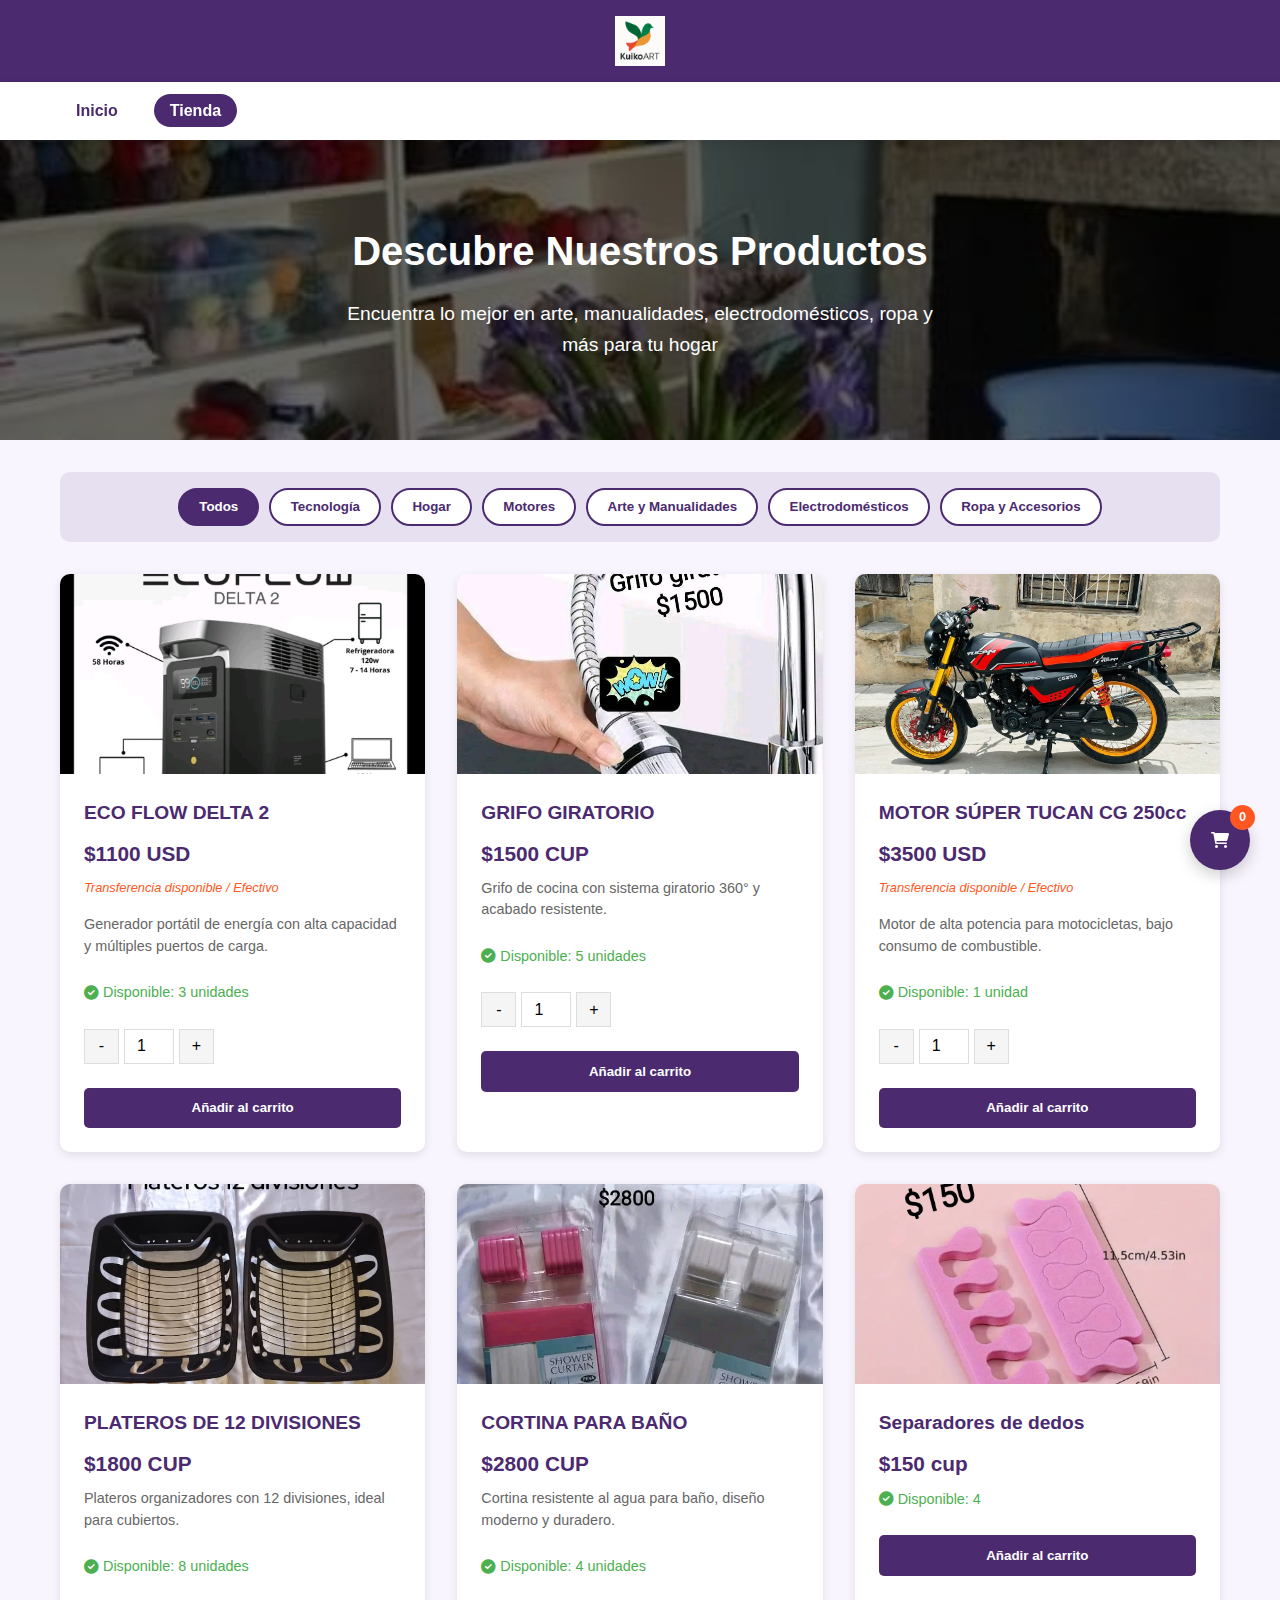
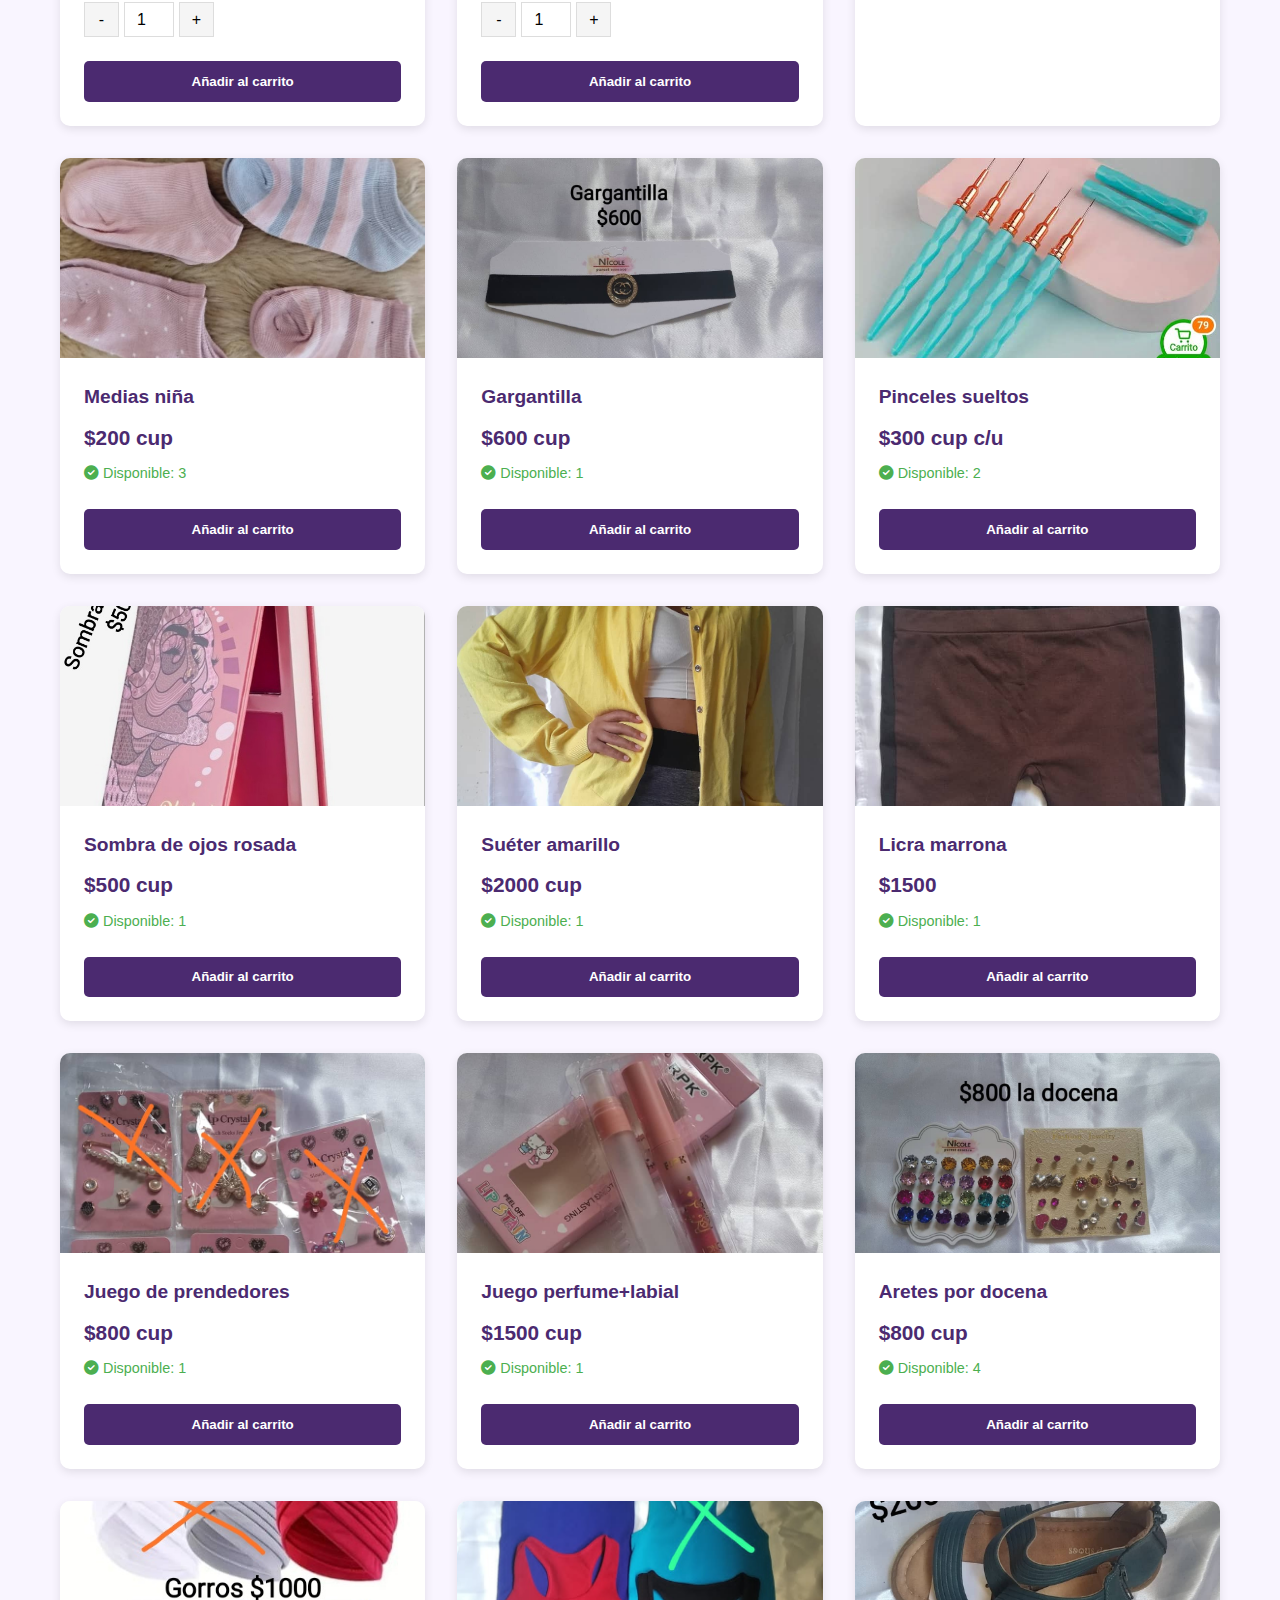
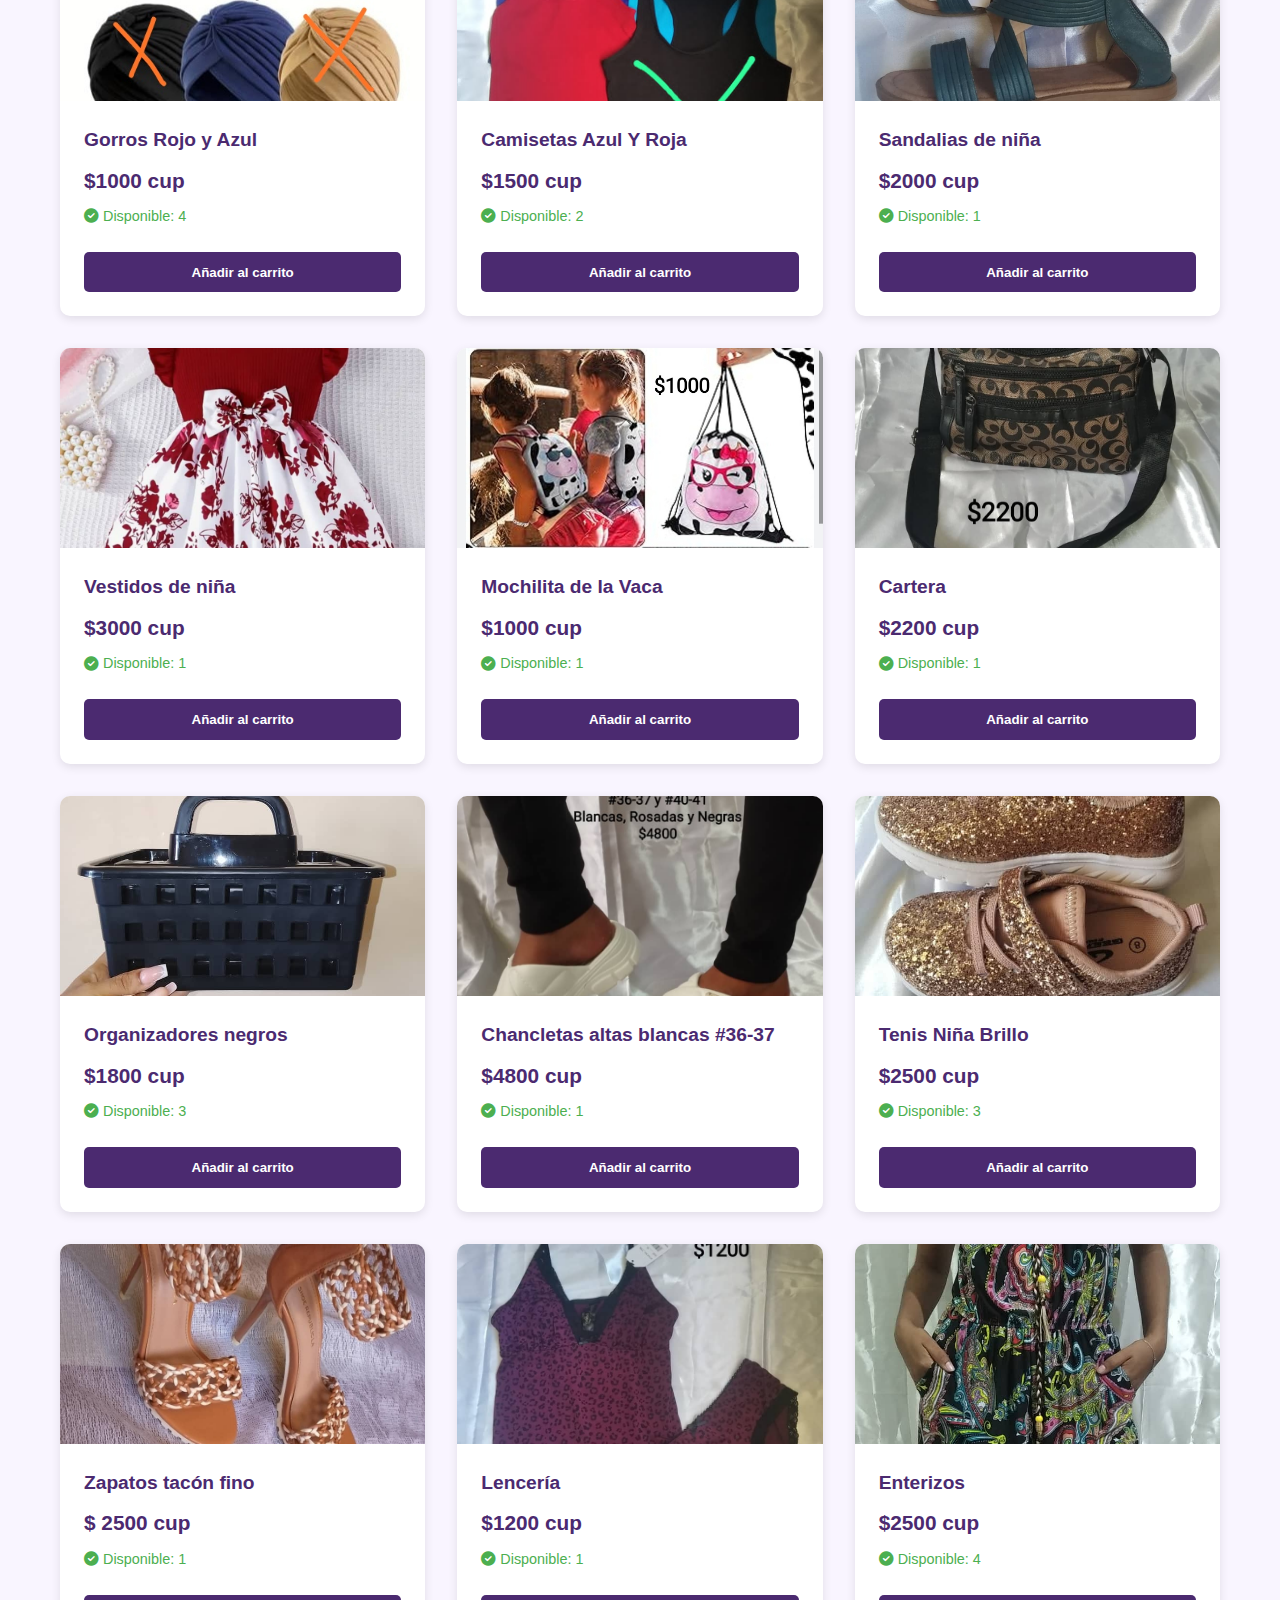
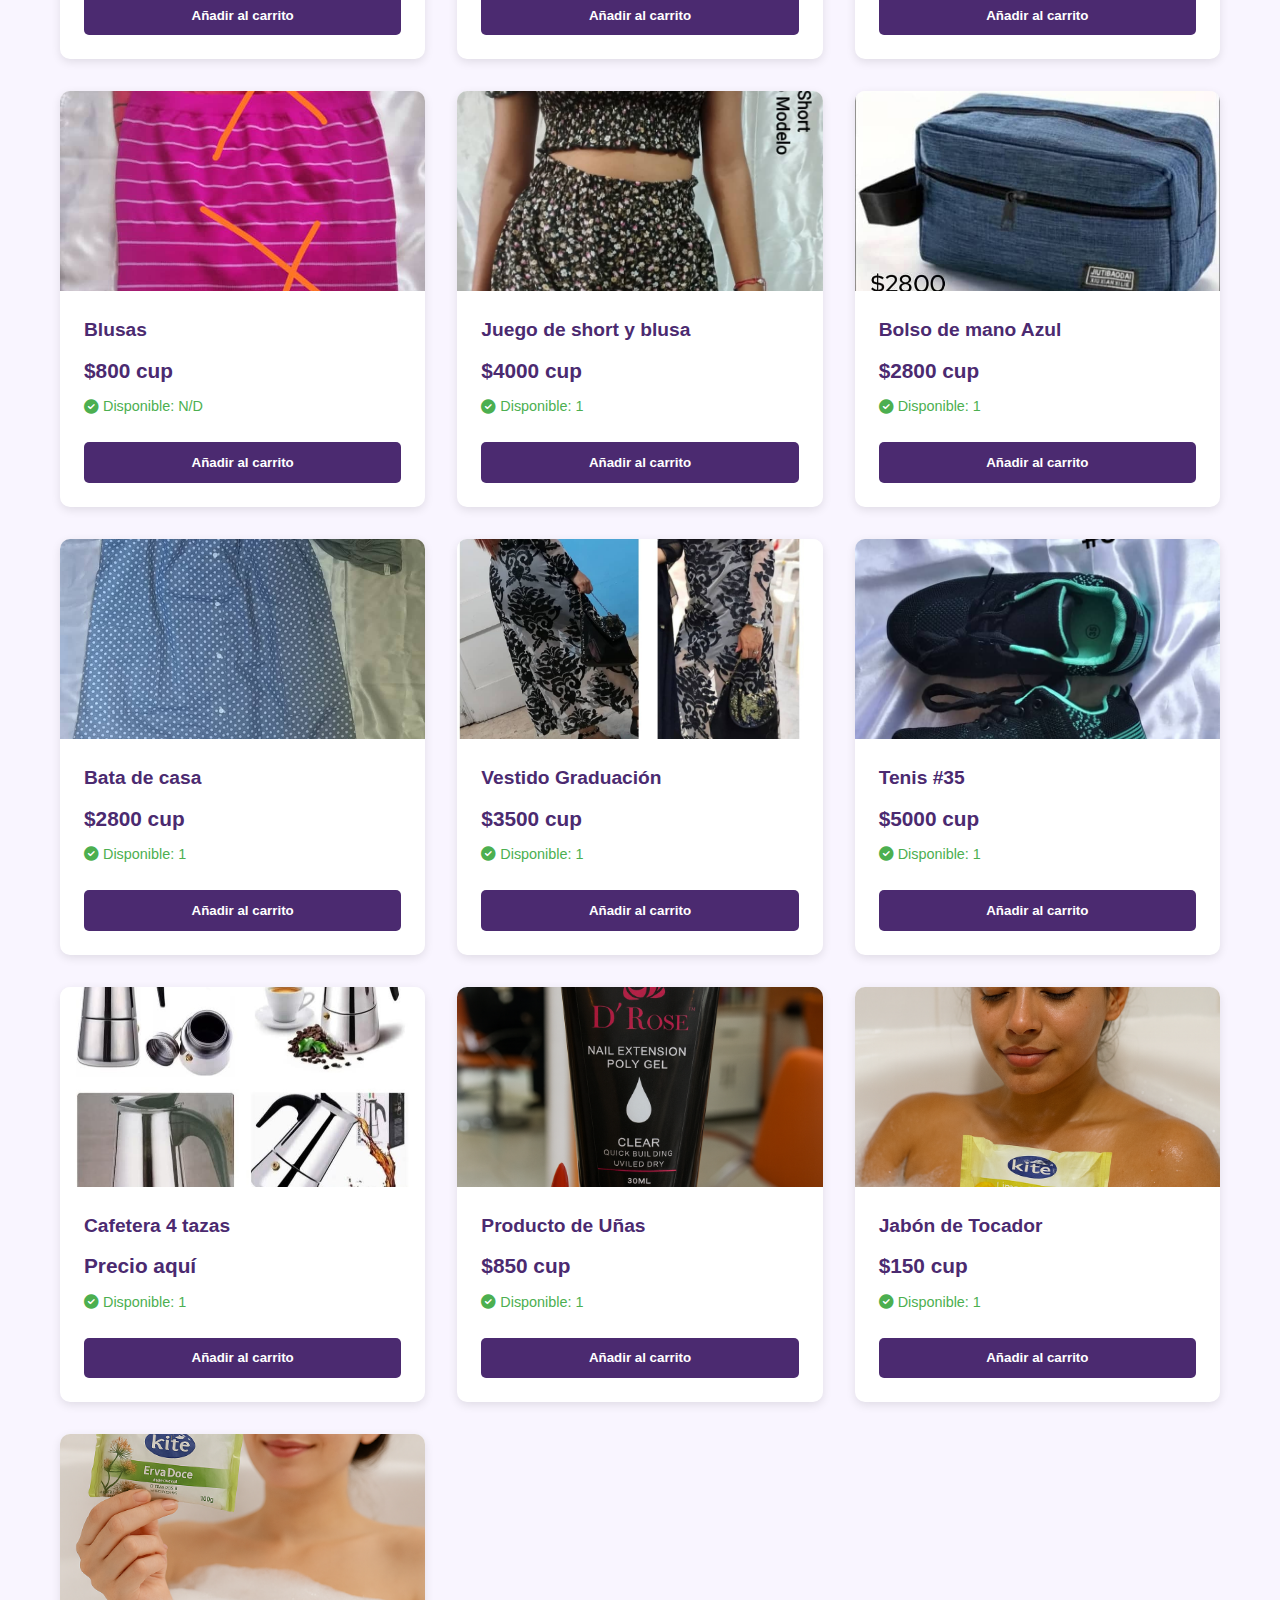
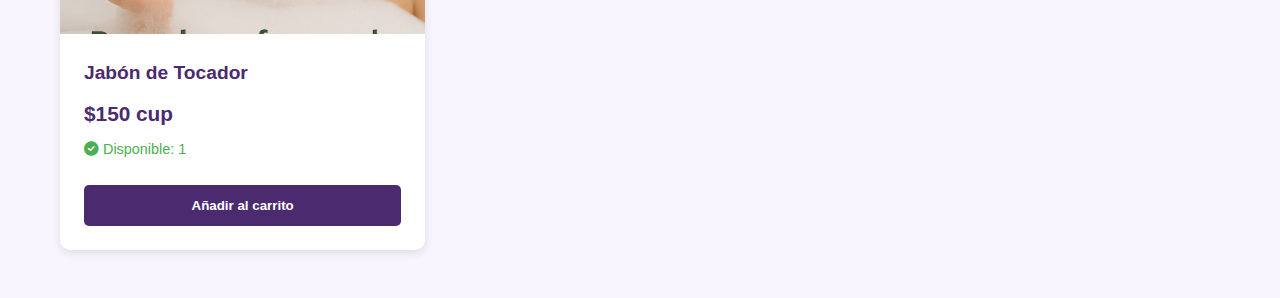
<file: tienda.html>
<!DOCTYPE html>
<html lang="es">
<head>
    <meta charset="UTF-8">
    <meta name="viewport" content="width=device-width, initial-scale=1.0">
    <title>Tienda KuikoART - Productos Artesanales</title>
    <link rel="stylesheet" href="https://cdnjs.cloudflare.com/ajax/libs/font-awesome/6.0.0/css/all.min.css">
    <style>
        :root {  
            --color-primario: #4b2a70;  
            --color-secundario: #ff5722;  
            --color-fondo: #f9f5ff;  
            --color-texto: #333;  
            --color-blanco: #fff;  
            --sombra: 0 3px 10px rgba(0,0,0,0.1);  
            --transicion: all 0.3s ease;  
        }  
        * {  
            box-sizing: border-box;  
            margin: 0;  
            padding: 0;  
        }  
        
        body {  
            font-family: 'Arial', sans-serif;  
            color: var(--color-texto);  
            line-height: 1.6;  
            background-color: var(--color-fondo);  
        }  

        /* Header con logo */  
        .header-container {  
            background-color: var(--color-primario);  
            padding: 1rem 0;  
            text-align: center;  
            display: flex;  
            justify-content: center;  
            align-items: center;  
        }  

        .header-logo {  
            height: 50px;  
            width: auto;  
        }  

        /* Menú de navegación mejorado */  
        nav {  
            background-color: var(--color-blanco);  
            box-shadow: var(--sombra);  
            padding: 1rem 0;  
            position: sticky;  
            top: 0;  
            z-index: 100;  
        }  

        .nav-container {  
            display: flex;  
            justify-content: space-between;  
            align-items: center;  
            max-width: 1200px;  
            margin: 0 auto;  
            padding: 0 20px;  
        }  

        .nav-links {  
            list-style: none;  
            display: flex;  
            gap: 20px;  
        }  

        .nav-links a {  
            text-decoration: none;  
            color: var(--color-primario);  
            font-weight: bold;  
            padding: 0.5rem 1rem;  
            border-radius: 20px;  
            transition: var(--transicion);  
        }  

        .nav-links a:hover, .nav-links a.active {  
            background-color: var(--color-primario);  
            color: var(--color-blanco);  
        }  

        .mobile-menu-btn {  
            display: none;  
            background: none;  
            border: none;  
            font-size: 1.5rem;  
            color: var(--color-primario);  
            cursor: pointer;  
        }  

        /* Hero de la tienda */  
        .shop-hero {  
            background: linear-gradient(rgba(0,0,0,0.6), rgba(0,0,0,0.6)), url('tienda-banner.jpg') center/cover;  
            height: 300px;  
            display: flex;  
            align-items: center;  
            justify-content: center;  
            text-align: center;  
            color: var(--color-blanco);  
            margin-bottom: 2rem;  
        }  

        .shop-hero-content h1 {  
            font-size: 2.5rem;  
            margin-bottom: 1rem;  
        }  

        .shop-hero-content p {  
            font-size: 1.2rem;  
            max-width: 600px;  
            margin: 0 auto;  
        }  

        /* Contenido principal */  
        .main-container {  
            max-width: 1200px;  
            margin: 0 auto;  
            padding: 0 20px;  
        }  

        /* Filtros mejorados */  
        .filtros {  
            display: flex;  
            flex-wrap: wrap;  
            justify-content: center;  
            gap: 10px;  
            padding: 1rem;  
            background: rgba(75, 42, 112, 0.1);  
            margin-bottom: 2rem;  
            border-radius: 10px;  
        }  

        .filtro-btn {  
            padding: 0.6rem 1.2rem;  
            border: 2px solid var(--color-primario);  
            border-radius: 25px;  
            background: var(--color-blanco);  
            color: var(--color-primario);  
            cursor: pointer;  
            transition: var(--transicion);  
            font-weight: bold;  
        }  

        .filtro-btn:hover, .filtro-btn.active {  
            background: var(--color-primario);  
            color: var(--color-blanco);  
        }  

        /* Grid de productos mejorado */  
        .productos-grid {  
            display: grid;  
            grid-template-columns: repeat(auto-fill, minmax(280px, 1fr));  
            gap: 2rem;  
            margin-bottom: 3rem;  
        }  

        .producto-card {  
            background: var(--color-blanco);  
            border-radius: 10px;  
            overflow: hidden;  
            box-shadow: var(--sombra);  
            transition: transform 0.3s ease, box-shadow 0.3s ease;  
            position: relative;  
        }  

        .producto-card:hover {  
            transform: translateY(-5px);  
            box-shadow: 0 10px 20px rgba(0,0,0,0.15);  
        }  

        .producto-badge {  
            position: absolute;  
            top: 10px;  
            right: 10px;  
            background-color: var(--color-secundario);  
            color: var(--color-blanco);  
            padding: 0.3rem 0.6rem;  
            border-radius: 20px;  
            font-size: 0.8rem;  
            font-weight: bold;  
        }  

        .producto-img-container {  
            height: 200px;  
            overflow: hidden;  
            cursor: pointer;
        }  

        .producto-img {  
            width: 100%;  
            height: 100%;  
            object-fit: cover;  
            transition: transform 0.5s ease;  
        }  

        .producto-card:hover .producto-img {  
            transform: scale(1.05);  
        }  

        .producto-info {  
            padding: 1.5rem;  
        }  

        .producto-titulo {  
            font-size: 1.2rem;  
            margin-bottom: 0.5rem;  
            color: var(--color-primario);  
        }  

        .producto-precio {  
            font-weight: bold;  
            font-size: 1.3rem;  
            color: var(--color-primario);  
            margin-bottom: 0.5rem;  
        }  

        .metodo-pago {  
            font-size: 0.8rem;  
            color: var(--color-secundario);  
            font-style: italic;  
            margin-bottom: 1rem;  
        }  

        .producto-desc {  
            font-size: 0.9rem;  
            color: #666;  
            margin-bottom: 1.5rem;  
            line-height: 1.5;  
        }  

        .producto-disponibilidad {  
            display: flex;  
            align-items: center;  
            font-size: 0.9rem;  
            margin-bottom: 1.5rem;  
            color: #4CAF50;  
        }  

        .producto-disponibilidad i {  
            margin-right: 5px;  
        }  

        .cantidad-selector {  
            display: flex;  
            align-items: center;  
            margin-bottom: 1.5rem;  
        }  

        .cantidad-btn {  
            width: 35px;  
            height: 35px;  
            border: 1px solid #ddd;  
            background: #f5f5f5;  
            font-size: 1rem;  
            cursor: pointer;  
            display: flex;  
            align-items: center;  
            justify-content: center;  
        }  

        .cantidad-input {  
            width: 50px;  
            height: 35px;  
            text-align: center;  
            border: 1px solid #ddd;  
            margin: 0 5px;  
            font-size: 1rem;  
        }  

        .add-to-cart {  
            width: 100%;  
            padding: 0.8rem;  
            background: var(--color-primario);  
            color: var(--color-blanco);  
            border: none;  
            border-radius: 5px;  
            font-weight: bold;  
            cursor: pointer;  
            transition: var(--transicion);  
        }  

        .add-to-cart:hover {  
            background: #3a1a56;  
        }  

        /* Carrito flotante */  
        .carrito-flotante {  
            position: fixed;  
            bottom: 30px;  
            right: 30px;  
            background: var(--color-primario);  
            color: var(--color-blanco);  
            width: 60px;  
            height: 60px;  
            border-radius: 50%;  
            display: flex;  
            align-items: center;  
            justify-content: center;  
            cursor: pointer;  
            box-shadow: 0 5px 15px rgba(0,0,0,0.2);  
            z-index: 1000;  
            transition: var(--transicion);  
        }  

        .carrito-flotante:hover {  
            transform: scale(1.1);  
        }  

        .carrito-contador {  
            position: absolute;  
            top: -5px;  
            right: -5px;  
            background: var(--color-secundario);  
            color: var(--color-blanco);  
            width: 25px;  
            height: 25px;  
            border-radius: 50%;  
            display: flex;  
            align-items: center;  
            justify-content: center;  
            font-size: 0.8rem;  
            font-weight: bold;  
        }  

        /* Modal del carrito mejorado */  
        .carrito-modal {  
            display: none;  
            position: fixed;  
            top: 0;  
            left: 0;  
            width: 100%;  
            height: 100%;  
            background: rgba(0,0,0,0.5);  
            z-index: 2000;  
            justify-content: center;  
            align-items: flex-start;
            padding-top: 20px;  
            padding-bottom: 20px;  
            overflow-y: auto;  
        }  

        .carrito-contenido {  
            background: var(--color-blanco);  
            width: 90%;  
            max-width: 700px; 
            max-height: 80vh; 
            border-radius: 10px;  
            overflow: hidden;  
            display: flex;  
            flex-direction: column;  
            box-shadow: 0 5px 20px rgba(0,0,0,0.2);  
        }  

        .carrito-header {  
            background: var(--color-primario);  
            color: var(--color-blanco);  
            padding: 1.5rem;  
            display: flex;  
            justify-content: space-between;  
            align-items: center;  
            position: sticky;  
            top: 0;  
            z-index: 10;  
        }  

        .carrito-cerrar {  
            background: none;  
            border: none;  
            color: var(--color-blanco);  
            font-size: 1.5rem;  
            cursor: pointer;  
        }  

        .carrito-body {  
            padding: 1rem; 
            overflow-y: auto;  
            flex-grow: 1;  
        }  

        .carrito-vacio {  
            text-align: center;  
            padding: 2rem;  
            color: #666;  
        }  

        .carrito-item {  
            display: flex;  
            align-items: center;  
            padding: 1rem 0;  
            border-bottom: 1px solid #eee;  
            flex-wrap: wrap;  
        }  

        .carrito-item-img {  
            width: 70px;  
            height: 70px;  
            object-fit: cover;  
            border-radius: 5px;  
            margin-right: 1rem;  
        }  

        .carrito-item-info {  
            flex-grow: 1;  
            min-width: 150px;  
        }  

        .carrito-item-titulo {  
            font-weight: bold;  
            margin-bottom: 0.3rem;  
            word-break: break-word;  
        }  

        .carrito-item-precio {  
            color: var(--color-primario);  
            font-weight: bold;  
        }  

        .carrito-item-cantidad {  
            display: flex;  
            align-items: center;  
            margin: 0.5rem 0;  
        }  

        .carrito-item-cantidad-btn {  
            width: 25px;  
            height: 25px;  
            border: 1px solid #ddd;  
            background: #f5f5f5;  
            cursor: pointer;  
        }  

        .carrito-item-cantidad-input {  
            width: 40px;  
            height: 25px;  
            text-align: center;  
            border: 1px solid #ddd;  
            margin: 0 5px;  
        }  

        .carrito-item-eliminar {  
            background: none;  
            border: none;  
            color: var(--color-secundario);  
            cursor: pointer;  
            font-size: 1.2rem;  
            margin-left: 1rem;  
        }  

        /* MODIFICACIÓN: Área del total más pequeña */
        .carrito-total {  
            padding: 0.8rem 1.5rem;  /* Reducido de 1.5rem */
            background: #f9f5ff;  
            text-align: right;  
            font-size: 1.1rem;        /* Reducido de 1.2rem */
            font-weight: bold;  
            position: sticky;  
            bottom: 0;  
        }  

        /* Formulario de pedido */  
        .formulario-pedido {  
            padding: 1rem; 
            background: #f9f5ff;
            padding-bottom: 100px; /* Espacio reducido para evitar que el teclado cubra botones */
        }  

        .form-group {  
            margin-bottom: 1.2rem;  
        }  

        .form-group label {  
            display: block;  
            margin-bottom: 0.5rem;  
            font-weight: bold;  
        }  

        .form-group input,   
        .form-group select,   
        .form-group textarea {  
            width: 100%;  
            padding: 0.8rem;  
            border: 1px solid #ddd;  
            border-radius: 5px;  
            font-family: inherit;  
        }  

        .form-group input:focus,   
        .form-group select:focus,   
        .form-group textarea:focus {  
            outline: none;  
            border-color: var(--color-primario);  
            box-shadow: 0 0 0 2px rgba(75, 42, 112, 0.2);  
        }  

        .botones-pedido {  
            display: flex;  
            gap: 10px;  
            margin-top: 1.5rem;  
        }  

        .btn-pedido {  
            flex: 1;  
            padding: 0.8rem;  
            border: none;  
            border-radius: 5px;  
            font-weight: bold;  
            cursor: pointer;  
            transition: var(--transicion);  
        }  

        .btn-whatsapp {  
            background: #25D366;  
            color: var(--color-blanco);  
        }  

        .btn-whatsapp:hover {  
            background: #1da851;  
        }  

        .btn-email {  
            background: var(--color-primario);  
            color: var(--color-blanco);  
        }  

        .btn-email:hover {  
            background: #3a1a56;  
        }  

        /* Notificación */  
        .notificacion {  
            position: fixed;  
            bottom: 20px;  
            left: 50%;  
            transform: translateX(-50%);  
            background: var(--color-primario);  
            color: var(--color-blanco);  
            padding: 1rem 1.5rem;  
            border-radius: 5px;  
            box-shadow: 0 3px 10px rgba(0,0,0,0.2);  
            z-index: 3000;  
            display: flex;  
            align-items: center;  
            gap: 10px;  
            opacity: 0;  
            transition: opacity 0.3s ease;  
        }  

        .notificacion.mostrar {  
            opacity: 1;  
        }  

        .notificacion-id {  
            background: rgba(255,255,255,0.2);  
            padding: 0.2rem 0.5rem;  
            border-radius: 20px;  
            font-size: 0.8rem;  
        }  

        /* MODAL PARA IMAGEN AMPLIADA */
        .imagen-modal {
            display: none;
            position: fixed;
            z-index: 3000;
            padding-top: 50px;
            left: 0;
            top: 0;
            width: 100%;
            height: 100%;
            overflow: auto;
            background-color: rgba(0,0,0,0.9);
        }

        .imagen-modal-contenido {
            margin: auto;
            display: block;
            width: 80%;
            max-width: 700px;
        }

        .cerrar-imagen {
            position: absolute;
            top: 15px;
            right: 35px;
            color: #f1f1f1;
            font-size: 40px;
            font-weight: bold;
            transition: 0.3s;
        }

        .cerrar-imagen:hover,
        .cerrar-imagen:focus {
            color: #bbb;
            text-decoration: none;
            cursor: pointer;
        }

        /* CAMBIOS SOLICITADOS */
        
        /* Botones de envío en la parte superior */
        .botones-envio-container {
            padding: 1rem;
            background: #f9f5ff;
            border-top: 1px solid #eee;
            border-bottom: 1px solid #eee;
            position: sticky;
            bottom: 0;
            background: white;
            z-index: 100;
            padding: 15px;
            border-top: 1px solid #eee;
            box-shadow: 0 -2px 10px rgba(0,0,0,0.1);
        }

        /* Responsive */  
        @media (max-width: 768px) {  
            .nav-links {  
                display: none;  
                position: absolute;  
                top: 100%;  
                left: 0;  
                width: 100%;  
                background: var(--color-blanco);  
                flex-direction: column;  
                padding: 1rem;  
                box-shadow: 0 5px 10px rgba(0,0,0,0.1);  
            }  

            .nav-links.mostrar {  
                display: flex;  
            }  

            .mobile-menu-btn {  
                display: block;  
            }  

            .productos-grid {  
                grid-template-columns: repeat(auto-fill, minmax(240px, 1fr));  
                gap: 1.5rem;  
            }  

            .carrito-contenido {  
                width: 95%;  
                max-height: 85vh; /* Más espacio vertical */
            }  

            .formulario-pedido {  
                padding: 1rem;
                padding-bottom: 120px; /* Más espacio en móviles */
            }  

            .form-group input,   
            .form-group select,   
            .form-group textarea {  
                padding: 0.7rem;  
            }  

            .botones-pedido {  
                flex-direction: column;  
            }  

            .shop-hero-content h1 {  
                font-size: 2rem;  
            }  

            .shop-hero-content p {  
                font-size: 1rem;  
            }
            
            .carrito-body {
                max-height: 40vh; /* Altura reducida para el cuerpo */
            }
        }  

        @media (max-width: 480px) {  
            .productos-grid {  
                grid-template-columns: 1fr;  
            }  

            .carrito-item {  
                flex-direction: column;  
                align-items: flex-start;  
            }  

            .carrito-item-img {  
                margin-bottom: 1rem;  
            }  

            .carrito-item-cantidad {  
                margin: 0.5rem 0;  
            }  

            .carrito-item-eliminar {  
                margin-left: 0;  
                margin-top: 0.5rem;  
                align-self: flex-end;  
            }  

            .shop-hero {  
                height: 250px;  
            }  
        }
        
        /* MODIFICACIONES SOLICITADAS */
        
        /* Hacer todos los campos del formulario opcionales */
        .form-group input, 
        .form-group select, 
        .form-group textarea {
            background-color: #fff;
            border: 1px solid #ddd;
        }
        
        .form-group input:required, 
        .form-group select:required, 
        .form-group textarea:required {
            box-shadow: none;
        }
        
        /* Mejorar la visualización del modal del carrito */
        .carrito-contenido {
            display: flex;
            flex-direction: column;
            height: auto;
            max-height: 80vh;
        }
        
        .carrito-header {
            position: sticky;
            top: 0;
        }
        
        .carrito-total {
            position: sticky;
            bottom: 0;
        }
        
        .carrito-body {
            overflow-y: auto;
            flex-grow: 1;
        }
        
        .formulario-pedido {
            position: relative;
        }
        
        /* Mejorar el desplazamiento en dispositivos móviles */
        @media (max-width: 768px) {
            .carrito-modal {
                align-items: center;
                padding: 10px;
            }
            
            .carrito-contenido {
                max-height: 85vh;
                width: 95%;
            }
        }
    </style>
</head>
<body>
    <!-- Header con logo -->  
    <div class="header-container">  
        <img src="kuikoart.jpg" alt="KuikoART" class="header-logo">  
    </div>
    
    <!-- Navegación -->  
    <nav>  
        <div class="nav-container">  
            <button class="mobile-menu-btn" id="mobileMenuBtn">  
                <i class="fas fa-bars"></i>  
            </button>  
            <ul class="nav-links" id="navLinks">  
                <li><a href="index.html">Inicio</a></li>  
                <li><a href="tienda.html" class="active">Tienda</a></li>  
            </ul>  
        </div>  
    </nav>  

    <!-- Hero de la tienda -->  
    <section class="shop-hero">  
        <div class="shop-hero-content">  
            <h1>Descubre Nuestros Productos</h1>  
            <p>Encuentra lo mejor en arte, manualidades, electrodomésticos, ropa y más para tu hogar</p>  
        </div>  
    </section>  

    <!-- Contenido principal -->  
    <main class="main-container">  
        <!-- Filtros de categoría -->  
        <div class="filtros">  
            <button class="filtro-btn active" data-categoria="todos">Todos</button>  
            <button class="filtro-btn" data-categoria="tecnologia">Tecnología</button>  
            <button class="filtro-btn" data-categoria="hogar">Hogar</button>  
            <button class="filtro-btn" data-categoria="motores">Motores</button>  
            <button class="filtro-btn" data-categoria="arte">Arte y Manualidades</button>  
            <button class="filtro-btn" data-categoria="electrodomesticos">Electrodomésticos</button>  
            <button class="filtro-btn" data-categoria="ropa">Ropa y Accesorios</button>  
        </div>  

        <!-- Grid de productos -->  
        <div class="productos-grid">  
            <!-- Producto 1 - Tecnología -->  
            <div class="producto-card" data-categoria="tecnologia">  
                <div class="producto-img-container">  
                    <img src="eco.jpg" alt="ECO FLOW DELTA 2" class="producto-img">  
                </div>  
                <div class="producto-info">  
                    <h3 class="producto-titulo">ECO FLOW DELTA 2</h3>  
                    <p class="producto-precio">$1100 USD</p>  
                    <p class="metodo-pago">Transferencia disponible / Efectivo</p>  
                    <p class="producto-desc">Generador portátil de energía con alta capacidad y múltiples puertos de carga.</p>  
                    <p class="producto-disponibilidad"><i class="fas fa-check-circle"></i> Disponible: 3 unidades</p>  
                    <div class="cantidad-selector">  
                        <button class="cantidad-btn minus">-</button>  
                        <input type="number" value="1" min="1" class="cantidad-input">  
                        <button class="cantidad-btn plus">+</button>  
                    </div>  
                    <button class="add-to-cart">Añadir al carrito</button>  
                </div>  
            </div>  

            <!-- Producto 2 - Hogar -->  
            <div class="producto-card" data-categoria="hogar">  
                <div class="producto-img-container">  
                    <img src="hogar1.jpg" alt="GRIFO GIRATORIO" class="producto-img">  
                </div>  
                <div class="producto-info">  
                    <h3 class="producto-titulo">GRIFO GIRATORIO</h3>  
                    <p class="producto-precio">$1500 CUP</p>  
                    <p class="producto-desc">Grifo de cocina con sistema giratorio 360° y acabado resistente.</p>  
                    <p class="producto-disponibilidad"><i class="fas fa-check-circle"></i> Disponible: 5 unidades</p>  
                    <div class="cantidad-selector">  
                        <button class="cantidad-btn minus">-</button>  
                        <input type="number" value="1" min="1" class="cantidad-input">  
                        <button class="cantidad-btn plus">+</button>  
                    </div>  
                    <button class="add-to-cart">Añadir al carrito</button>  
                </div>  
            </div>

            <!-- Producto 4 - Motores -->  
            <div class="producto-card" data-categoria="motores">  
                <div class="producto-img-container">  
                    <img src="motores1.jpg" alt="MOTOR SÚPER TUCAN CG 250cc" class="producto-img">  
                </div>  
                <div class="producto-info">  
                    <h3 class="producto-titulo">MOTOR SÚPER TUCAN CG 250cc</h3>  
                    <p class="producto-precio">$3500 USD</p>  
                    <p class="metodo-pago">Transferencia disponible / Efectivo</p>  
                    <p class="producto-desc">Motor de alta potencia para motocicletas, bajo consumo de combustible.</p>  
                    <p class="producto-disponibilidad"><i class="fas fa-check-circle"></i> Disponible: 1 unidad</p>  
                    <div class="cantidad-selector">  
                        <button class="cantidad-btn minus">-</button>  
                        <input type="number" value="1" min="1" class="cantidad-input">  
                        <button class="cantidad-btn plus">+</button>  
                    </div>  
                    <button class="add-to-cart">Añadir al carrito</button>  
                </div>  
            </div>  

            <!-- Producto 5 - Hogar -->  
            <div class="producto-card" data-categoria="hogar">  
                <div class="producto-img-container">  
                    <img src="hogar3.jpg" alt="PLATEROS DE 12 DIVISIONES" class="producto-img">  
                </div>  
                <div class="producto-info">  
                    <h3 class="producto-titulo">PLATEROS DE 12 DIVISIONES</h3>  
                    <p class="producto-precio">$1800 CUP</p>  
                    <p class="producto-desc">Plateros organizadores con 12 divisiones, ideal para cubiertos.</p>  
                    <p class="producto-disponibilidad"><i class="fas fa-check-circle"></i> Disponible: 8 unidades</p>  
                    <div class="cantidad-selector">  
                        <button class="cantidad-btn minus">-</button>  
                        <input type="number" value="1" min="1" class="cantidad-input">  
                        <button class="cantidad-btn plus">+</button>  
                    </div>  
                    <button class="add-to-cart">Añadir al carrito</button>  
                </div>  
            </div>  

            <!-- Producto 6 - Hogar -->  
            <div class="producto-card" data-categoria="hogar">  
                <div class="producto-img-container">  
                    <img src="hogar4.jpg" alt="CORTINA PARA BAÑO" class="producto-img">  
                </div>  
                <div class="producto-info">  
                    <h3 class="producto-titulo">CORTINA PARA BAÑO</h3>  
                    <p class="producto-precio">$2800 CUP</p>  
                    <p class="producto-desc">Cortina resistente al agua para baño, diseño moderno y duradero.</p>  
                    <p class="producto-disponibilidad"><i class="fas fa-check-circle"></i> Disponible: 4 unidades</p>  
                    <div class="cantidad-selector">  
                        <button class="cantidad-btn minus">-</button>  
                        <input type="number" value="1" min="1" class="cantidad-input">  
                        <button class="cantidad-btn plus">+</button>  
                    </div>  
                    <button class="add-to-cart">Añadir al carrito</button>  
                </div>  
            </div>  

            <!-- Producto 11 -->  
            <div class="producto-card" data-categoria="ropa">  
                <div class="producto-img-container"> 
                    <img src="ropa10.jpg" alt="Separadores de dedos" class="producto-img">  
                </div>  
                <div class="producto-info">  
                    <h3 class="producto-titulo">Separadores de dedos</h3>  
                    <p class="producto-precio">$150 cup</p>  
                    <p class="producto-disponibilidad"><i class="fas fa-check-circle"></i> Disponible: 4</p>  
                    <button class="add-to-cart">Añadir al carrito</button>  
                </div>  
            </div>  

            <!-- Producto 12 -->  
            <div class="producto-card" data-categoria="ropa">  
                <div class="producto-img-container">  
                    <img src="ropa11.jpg" alt="Medias niña" class="producto-img">  
                </div>  
                <div class="producto-info">  
                    <h3 class="producto-titulo">Medias niña</h3>  
                    <p class="producto-precio">$200 cup</p>  
                    <p class="producto-disponibilidad"><i class="fas fa-check-circle"></i> Disponible: 3</p>  
                    <button class="add-to-cart">Añadir al carrito</button>  
                </div>  
            </div>  

            <!-- Producto 13 -->  
            <div class="producto-card" data-categoria="ropa">  
                <div class="producto-img-container">  
                    <img src="ropa12.jpg" alt="Gargantilla" class="producto-img">  
                </div>  
                <div class="producto-info">  
                    <h3 class="producto-titulo">Gargantilla</h3>  
                    <p class="producto-precio">$600 cup</p>  
                    <p class="producto-disponibilidad"><i class="fas fa-check-circle"></i> Disponible: 1</p>  
                    <button class="add-to-cart">Añadir al carrito</button>  
                </div>  
            </div>  

            <!-- Producto 15 -->  
            <div class="producto-card" data-categoria="ropa">  
                <div class="producto-img-container">  
                    <img src="ropa14.jpg" alt="Pinceles sueltos" class="producto-img">  
                </div>  
                <div class="producto-info">  
                    <h3 class="producto-titulo">Pinceles sueltos</h3>  
                    <p class="producto-precio">$300 cup c/u</p>  
                    <p class="producto-disponibilidad"><i class="fas fa-check-circle"></i> Disponible: 2</p>  
                    <button class="add-to-cart">Añadir al carrito</button>  
                </div>  
            </div>  

            <!-- Producto 16 -->  
            <div class="producto-card" data-categoria="ropa">  
                <div class="producto-img-container">  
                    <img src="ropa15.jpg" alt="Sombra de ojos rosada" class="producto-img">  
                </div>  
                <div class="producto-info">  
                    <h3 class="producto-titulo">Sombra de ojos rosada</h3>  
                    <p class="producto-precio">$500 cup</p>  
                    <p class="producto-disponibilidad"><i class="fas fa-check-circle"></i> Disponible: 1</p>  
                    <button class="add-to-cart">Añadir al carrito</button>  
                </div>  
            </div>  

            <!-- Producto 17 -->  
            <div class="producto-card" data-categoria="ropa">  
                <div class="producto-img-container">  
                    <img src="ropa16.jpg" alt="Suéter amarillo" class="producto-img">  
                </div>  
                <div class="producto-info">  
                    <h3 class="producto-titulo">Suéter amarillo</h3>  
                    <p class="producto-precio">$2000 cup</p>  
                    <p class="producto-disponibilidad"><i class="fas fa-check-circle"></i> Disponible: 1</p>  
                    <button class="add-to-cart">Añadir al carrito</button>  
                </div>  
            </div>  

            <!-- Producto 19 -->  
            <div class="producto-card" data-categoria="ropa">  
                <div class="producto-img-container">  
                    <img src="ropa18.jpg" alt="Licra marrona" class="producto-img">  
                </div>  
                <div class="producto-info">  
                    <h3 class="producto-titulo">Licra marrona</h3>  
                    <p class="producto-precio">$1500</p>  
                    <p class="producto-disponibilidad"><i class="fas fa-check-circle"></i> Disponible: 1</p>  
                    <button class="add-to-cart">Añadir al carrito</button>  
                </div>  
            </div>  

            <!-- Producto 20 -->  
            <div class="producto-card" data-categoria="ropa">  
                <div class="producto-img-container">  
                    <img src="ropa19.jpg" alt="Juego de prendedores" class="producto-img">  
                </div>  
                <div class="producto-info">  
                    <h3 class="producto-titulo">Juego de prendedores</h3>  
                    <p class="producto-precio">$800 cup</p>  
                    <p class="producto-disponibilidad"><i class="fas fa-check-circle"></i> Disponible: 1</p>  
                    <button class="add-to-cart">Añadir al carrito</button>  
                </div>  
            </div>  

            <!-- Producto 21 -->  
            <div class="producto-card" data-categoria="ropa">  
                <div class="producto-img-container">  
                    <img src="ropa20.jpg" alt="Juego perfume+labial" class="producto-img">  
                </div>  
                <div class="producto-info">  
                    <h3 class="producto-titulo">Juego perfume+labial</h3>  
                    <p class="producto-precio">$1500 cup</p>  
                    <p class="producto-disponibilidad"><i class="fas fa-check-circle"></i> Disponible: 1</p>  
                    <button class="add-to-cart">Añadir al carrito</button>  
                </div>  
            </div>  

            <!-- Producto 22 -->  
            <div class="producto-card" data-categoria="ropa">  
                <div class="producto-img-container">  
                    <img src="ropa21.jpg" alt="Aretes por docena" class="producto-img">  
                </div>  
                <div class="producto-info">  
                    <h3 class="producto-titulo">Aretes por docena</h3>  
                    <p class="producto-precio">$800 cup</p>  
                    <p class="producto-disponibilidad"><i class="fas fa-check-circle"></i> Disponible: 4</p>  
                    <button class="add-to-cart">Añadir al carrito</button>  
                </div>  
            </div>  

            <!-- Producto 23 -->  
            <div class="producto-card" data-categoria="ropa">  
                <div class="producto-img-container">  
                    <img src="ropa22.jpg" alt="Gorros Rojo y Azul" class="producto-img">  
                </div>  
                <div class="producto-info">  
                    <h3 class="producto-titulo">Gorros Rojo y Azul</h3>  
                    <p class="producto-precio">$1000 cup</p>  
                    <p class="producto-disponibilidad"><i class="fas fa-check-circle"></i> Disponible: 4</p>  
                    <button class="add-to-cart">Añadir al carrito</button>  
                </div>  
            </div>  

            <!-- Producto 24 -->  
            <div class="producto-card" data-categoria="ropa">  
                <div class="producto-img-container">  
                    <img src="ropa23.jpg" alt="Camisetas Azul Y Roja" class="producto-img">  
                </div>  
                <div class="producto-info">  
                    <h3 class="producto-titulo">Camisetas Azul Y Roja</h3>  
                    <p class="producto-precio">$1500 cup</p>  
                    <p class="producto-disponibilidad"><i class="fas fa-check-circle"></i> Disponible: 2</p>  
                    <button class="add-to-cart">Añadir al carrito</button>  
                </div>  
            </div>  

            <!-- Producto 25 -->  
            <div class="producto-card" data-categoria="ropa">  
                <div class="producto-img-container">  
                    <img src="ropa24.jpg" alt="Sandalias de niña" class="producto-img">  
                </div>  
                <div class="producto-info">  
                    <h3 class="producto-titulo">Sandalias de niña</h3>  
                    <p class="producto-precio">$2000 cup</p>  
                    <p class="producto-disponibilidad"><i class="fas fa-check-circle"></i> Disponible: 1</p>  
                    <button class="add-to-cart">Añadir al carrito</button>  
                </div>  
            </div>  

            <!-- Producto 26 -->  
            <div class="producto-card" data-categoria="ropa">  
                <div class="producto-img-container">  
                    <img src="ropa25.jpg" alt="Vestidos de niña" class="producto-img">  
                </div>  
                <div class="producto-info">  
                    <h3 class="producto-titulo">Vestidos de niña</h3>  
                    <p class="producto-precio">$3000 cup</p>  
                    <p class="producto-disponibilidad"><i class="fas fa-check-circle"></i> Disponible: 1</p>  
                    <button class="add-to-cart">Añadir al carrito</button>  
                </div>  
            </div>  

            <!-- Producto 27 -->  
            <div class="producto-card" data-categoria="ropa">  
                <div class="producto-img-container">  
                    <img src="ropa26.jpg" alt="Mochilita de la Vaca" class="producto-img">  
                </div>  
                <div class="producto-info">  
                    <h3 class="producto-titulo">Mochilita de la Vaca</h3>  
                    <p class="producto-precio">$1000 cup</p>  
                    <p class="producto-disponibilidad"><i class="fas fa-check-circle"></i> Disponible: 1</p>  
                    <button class="add-to-cart">Añadir al carrito</button>  
                </div>  
            </div>  

            <!-- Producto 28 -->  
            <div class="producto-card" data-categoria="ropa">  
                <div class="producto-img-container">  
                    <img src="ropa27.jpg" alt="Cartera" class="producto-img">  
                </div>  
                <div class="producto-info">  
                    <h3 class="producto-titulo">Cartera</h3>  
                    <p class="producto-precio">$2200 cup</p>  
                    <p class="producto-disponibilidad"><i class="fas fa-check-circle"></i> Disponible: 1</p>  
                    <button class="add-to-cart">Añadir al carrito</button>  
                </div>  
            </div>  

            <!-- Producto 31 -->  
            <div class="producto-card" data-categoria="ropa">  
                <div class="producto-img-container">  
                    <img src="ropa30.jpg" alt="Organizadores negros" class="producto-img">  
                </div>  
                <div class="producto-info">  
                    <h3 class="producto-titulo">Organizadores negros</h3>  
                    <p class="producto-precio">$1800 cup</p>  
                    <p class="producto-disponibilidad"><i class="fas fa-check-circle"></i> Disponible: 3</p>  
                    <button class="add-to-cart">Añadir al carrito</button>  
                </div>  
            </div>  

            <!-- Producto 33 -->  
            <div class="producto-card" data-categoria="ropa">  
                <div class="producto-img-container">  
                    <img src="ropa32.jpg" alt="Chancletas altas blancas #36-37" class="producto-img">  
                </div>  
                <div class="producto-info">  
                    <h3 class="producto-titulo">Chancletas altas blancas #36-37</h3>  
                    <p class="producto-precio">$4800 cup</p>  
                    <p class="producto-disponibilidad"><i class="fas fa-check-circle"></i> Disponible: 1</p>  
                    <button class="add-to-cart">Añadir al carrito</button>  
                </div>  
            </div>  

            <!-- Producto 34 -->  
            <div class="producto-card" data-categoria="ropa">  
                <div class="producto-img-container">  
                    <img src="ropa33.jpg" alt="Tenis Niña Brillo" class="producto-img">  
                </div>  
                <div class="producto-info">  
                    <h3 class="producto-titulo">Tenis Niña Brillo</h3>  
                    <p class="producto-precio">$2500 cup</p>  
                    <p class="producto-disponibilidad"><i class="fas fa-check-circle"></i> Disponible: 3</p>  
                    <button class="add-to-cart">Añadir al carrito</button>  
                </div>  
            </div>  

            <!-- Producto 35 -->  
            <div class="producto-card" data-categoria="ropa">  
                <div class="producto-img-container">  
                    <img src="ropa34.jpg" alt="Zapatos tacón fino" class="producto-img">  
                </div>  
                <div class="producto-info">  
                    <h3 class="producto-titulo">Zapatos tacón fino</h3>  
                    <p class="producto-precio">$ 2500 cup</p>  
                    <p class="producto-disponibilidad"><i class="fas fa-check-circle"></i> Disponible: 1</p>  
                    <button class="add-to-cart">Añadir al carrito</button>  
                </div>  
            </div>  

            <!-- Producto 36 -->  
            <div class="producto-card" data-categoria="ropa">  
                <div class="producto-img-container">  
                    <img src="ropa35.jpg" alt="Lencería" class="producto-img">  
                </div>  
                <div class="producto-info">  
                    <h3 class="producto-titulo">Lencería</h3>  
                    <p class="producto-precio">$1200 cup</p>  
                    <p class="producto-disponibilidad"><i class="fas fa-check-circle"></i> Disponible: 1</p>  
                    <button class="add-to-cart">Añadir al carrito</button>  
                </div>  
            </div>  

            <!-- Producto 37 -->  
            <div class="producto-card" data-categoria="ropa">  
                <div class="producto-img-container">  
                    <img src="ropa36.jpg" alt="Enterizos" class="producto-img">  
                </div>  
                <div class="producto-info">  
                    <h3 class="producto-titulo">Enterizos</h3>  
                    <p class="producto-precio">$2500 cup</p>  
                    <p class="producto-disponibilidad"><i class="fas fa-check-circle"></i> Disponible: 4</p>  
                    <button class="add-to-cart">Añadir al carrito</button>  
                </div>  
            </div>  

            <!-- Producto 38 -->  
            <div class="producto-card" data-categoria="ropa">  
                <div class="producto-img-container">  
                    <img src="ropa37.jpg" alt="Blusas" class="producto-img">  
                </div>  
                <div class="producto-info">  
                    <h3 class="producto-titulo">Blusas</h3>  
                    <p class="producto-precio">$800 cup</p>  
                    <p class="producto-disponibilidad"><i class="fas fa-check-circle"></i> Disponible: N/D</p>  
                    <button class="add-to-cart">Añadir al carrito</button>  
                </div>  
            </div>  

            <!-- Producto 39 -->  
            <div class="producto-card" data-categoria="ropa">  
                <div class="producto-img-container">  
                    <img src="ropa38.jpg" alt="Juego de short y blusa" class="producto-img">  
                </div>  
                <div class="producto-info">  
                    <h3 class="producto-titulo">Juego de short y blusa</h3>  
                    <p class="producto-precio">$4000 cup</p>  
                    <p class="producto-disponibilidad"><i class="fas fa-check-circle"></i> Disponible: 1</p>  
                    <button class="add-to-cart">Añadir al carrito</button>  
                </div>  
            </div>  

            <!-- Producto 40 -->  
            <div class="producto-card" data-categoria="ropa">  
                <div class="producto-img-container">  
                    <img src="ropa39.jpg" alt="Bolso de mano Azul" class="producto-img">  
                </div>  
                <div class="producto-info">  
                    <h3 class="producto-titulo">Bolso de mano Azul</h3>  
                    <p class="producto-precio">$2800 cup</p>  
                    <p class="producto-disponibilidad"><i class="fas fa-check-circle"></i> Disponible: 1</p>  
                    <button class="add-to-cart">Añadir al carrito</button>  
                </div>  
            </div>  

            <!-- Producto 41 -->  
            <div class="producto-card" data-categoria="ropa">  
                <div class="producto-img-container">  
                    <img src="ropa40.jpg" alt="Bata de casa" class="producto-img">  
                </div>  
                <div class="producto-info">  
                    <h3 class="producto-titulo">Bata de casa</h3>  
                    <p class="producto-precio">$2800 cup</p>  
                    <p class="producto-disponibilidad"><i class="fas fa-check-circle"></i> Disponible: 1</p>  
                    <button class="add-to-cart">Añadir al carrito</button>  
                </div>  
            </div>  

            <!-- Producto 42 -->  
            <div class="producto-card" data-categoria="ropa">  
                <div class="producto-img-container">  
                    <img src="ropa41.jpg" alt="Vestido Graduación" class="producto-img">  
                </div>  
                <div class="producto-info">  
                    <h3 class="producto-titulo">Vestido Graduación</h3>  
                    <p class="producto-precio">$3500 cup</p>  
                    <p class="producto-disponibilidad"><i class="fas fa-check-circle"></i> Disponible: 1</p>  
                    <button class="add-to-cart">Añadir al carrito</button>  
                </div>  
            </div>  

            <!-- Producto 44 -->  
            <div class="producto-card" data-categoria="ropa">  
                <div class="producto-img-container">  
                    <img src="ropa43.jpg" alt="Tenis #35" class="producto-img">  
                </div>  
                <div class="producto-info">  
                    <h3 class="producto-titulo">Tenis #35</h3>  
                    <p class="producto-precio">$5000 cup</p>  
                    <p class="producto-disponibilidad"><i class="fas fa-check-circle"></i> Disponible: 1</p>  
                    <button class="add-to-cart">Añadir al carrito</button>  
                </div>  
            </div>  

            <!-- Producto 45 - CORREGIDO -->  
            <div class="producto-card" data-categoria="ropa">  
                <div class="producto-img-container">  
                    <img src="ropa44.jpg" alt="Cafetera 4 tazas" class="producto-img">  
                </div>  
                <div class="producto-info">  
                    <h3 class="producto-titulo">Cafetera 4 tazas</h3>  
                    <p class="producto-precio">Precio aquí</p>  
                    <p class="producto-disponibilidad"><i class="fas fa-check-circle"></i> Disponible: 1</p>  
                    <button class="add-to-cart">Añadir al carrito</button>
                </div>
            </div>

            <!-- Producto 46 - CORREGIDO -->  
            <div class="producto-card" data-categoria="ropa">  
                <div class="producto-img-container">  
                    <img src="ropa46.jpg" alt="Producto de Uñas" class="producto-img">  
                </div>  
                <div class="producto-info">  
                    <h3 class="producto-titulo">Producto de Uñas</h3>  
                    <p class="producto-precio">$850 cup</p>  
                    <p class="producto-disponibilidad"><i class="fas fa-check-circle"></i> Disponible: 1</p>  
                    <button class="add-to-cart">Añadir al carrito</button>
                </div>
            </div>

            <!-- Producto 47 - CORREGIDO -->  
            <div class="producto-card" data-categoria="ropa">  
                <div class="producto-img-container">  
                    <img src="ropa47.jpg" alt="Jabón de Tocador" class="producto-img">  
                </div>  
                <div class="producto-info">  
                    <h3 class="producto-titulo">Jabón de Tocador</h3>  
                    <p class="producto-precio">$150 cup</p>  
                    <p class="producto-disponibilidad"><i class="fas fa-check-circle"></i> Disponible: 1</p>  
                    <button class="add-to-cart">Añadir al carrito</button>
                </div>
            </div>

            <!-- Producto 48 - CORREGIDO -->  
            <div class="producto-card" data-categoria="ropa">  
                <div class="producto-img-container">  
                    <img src="ropa48.jpg" alt="Jabón de Tocador" class="producto-img">  
                </div>  
                <div class="producto-info">  
                    <h3 class="producto-titulo">Jabón de Tocador</h3>  
                    <p class="producto-precio">$150 cup</p>  
                    <p class="producto-disponibilidad"><i class="fas fa-check-circle"></i> Disponible: 1</p>  
                    <button class="add-to-cart">Añadir al carrito</button>
                </div>
            </div>
        </div>
    </main>  

    <!-- Carrito flotante -->  
    <div class="carrito-flotante" id="carritoBtn">  
        <i class="fas fa-shopping-cart"></i>  
        <span class="carrito-contador">0</span>  
    </div>  

    <!-- Modal del carrito -->  
    <div class="carrito-modal" id="carritoModal">  
        <div class="carrito-contenido">  
            <div class="carrito-header">  
                <h2>Tu Carrito de Compras</h2>  
                <button class="carrito-cerrar" id="cerrarCarrito">&times;</button>  
            </div>  
            <div class="carrito-body" id="carritoItems">  
                <!-- Los items del carrito se agregarán aquí dinámicamente -->  
            </div>  
            <div class="carrito-total">  
                Total: <span id="carritoTotal">$0.00</span>  
            </div>  
            
            <!-- Nuevo contenedor para botones de envío -->
            <div class="botones-envio-container">
                <div class="botones-pedido">  
                    <button class="btn-pedido btn-whatsapp" id="enviarWhatsapp">  
                        <i class="fab fa-whatsapp"></i> Enviar por WhatsApp  
                    </button>  
                    <button class="btn-pedido btn-email" id="enviarEmail">  
                        <i class="fas fa-envelope"></i> Enviar por Email  
                    </button>  
                </div>
            </div>
            
            <div class="formulario-pedido">  
                <h3>Información del Cliente</h3>  
                <div class="form-group">  
                    <label for="nombre">Nombre completo</label>  
                    <input type="text" id="nombre" placeholder="Ej: Ana Pérez García">  
                </div>
                <!-- Nuevo campo para C.I. -->
                <div class="form-group">  
                    <label for="ci">C.I.</label>  
                    <input type="text" id="ci" placeholder="Ej: 12345678901">  
                </div>  
                <div class="form-group">  
                    <label for="telefono">Teléfono</label>  
                    <input type="tel" id="telefono" placeholder="Ej: 5551234567">  
                </div>  
                <div class="form-group">  
                    <label for="direccion">Dirección</label>  
                    <input type="text" id="direccion" placeholder="Ej: Calle 123, entre A y B">  
                </div>  
                <div class="form-group">  
                    <label for="metodo-pago">Método de Pago</label>  
                    <select id="metodo-pago">  
                        <option value="">Seleccione...</option>  
                        <option value="efectivo">Efectivo</option>  
                        <option value="transferencia">Transferencia</option>  
                    </select>  
                </div>  
            </div>  
        </div>  
    </div>  

    <!-- Modal para imagen ampliada -->
    <div id="imagenModal" class="imagen-modal">
        <span class="cerrar-imagen">&times;</span>
        <img class="imagen-modal-contenido" id="imagenAmpliada">
    </div>

    <!-- Notificación -->  
    <div class="notificacion" id="notificacion">  
        <span id="notificacionMensaje"></span>  
        <span class="notificacion-id" id="notificacionId"></span>  
    </div>  

    <script>
        // Variables globales  
        let carrito = [];  
        let pedidoID = generarIDPedido();  
          
        // Elementos del DOM  
        const mobileMenuBtn = document.getElementById('mobileMenuBtn');  
        const navLinks = document.getElementById('navLinks');  
        const carritoBtn = document.getElementById('carritoBtn');  
        const carritoModal = document.getElementById('carritoModal');  
        const cerrarCarrito = document.getElementById('cerrarCarrito');  
        const carritoItems = document.getElementById('carritoItems');  
        const carritoTotal = document.getElementById('carritoTotal');  
        const contadorCarrito = document.querySelector('.carrito-contador');  
        const filtroBtns = document.querySelectorAll('.filtro-btn');  
        const productos = document.querySelectorAll('.producto-card');  
        const addToCartBtns = document.querySelectorAll('.add-to-cart');  
        const enviarWhatsapp = document.getElementById('enviarWhatsapp');  
        const enviarEmail = document.getElementById('enviarEmail');  
        const notificacion = document.getElementById('notificacion');  
        const notificacionMensaje = document.getElementById('notificacionMensaje');  
        const notificacionId = document.getElementById('notificacionId');  
        
        // Modal de imagen ampliada
        const imagenModal = document.getElementById('imagenModal');
        const imagenAmpliada = document.getElementById('imagenAmpliada');
        const cerrarImagen = document.querySelector('.cerrar-imagen');
          
        // Generar ID único para el pedido  
        function generarIDPedido() {  
            const fecha = new Date();  
            const dia = String(fecha.getDate()).padStart(2, '0');  
            const mes = String(fecha.getMonth() + 1).padStart(2, '0');  
            const año = fecha.getFullYear().toString().slice(-2);  
            const random = Math.floor(100 + Math.random() * 900);  
            return `KUIKO-${dia}${mes}${año}-${random}`;  
        }  
          
        // Mostrar/ocultar menú móvil  
        mobileMenuBtn.addEventListener('click', () => {  
            navLinks.classList.toggle('mostrar');  
        });  
          
        // Filtrar productos  
        filtroBtns.forEach(btn => {  
            btn.addEventListener('click', () => {  
                filtroBtns.forEach(b => b.classList.remove('active'));  
                btn.classList.add('active');  
                  
                const categoria = btn.dataset.categoria;  
                  
                productos.forEach(producto => {  
                    if (categoria === 'todos' || producto.dataset.categoria === categoria) {  
                        producto.style.display = 'block';  
                    } else {  
                        producto.style.display = 'none';  
                    }  
                });  
            });  
        });  
          
        // Selector de cantidad  
        productos.forEach(producto => {  
            const minusBtn = producto.querySelector('.minus');  
            const plusBtn = producto.querySelector('.plus');  
            const cantidadInput = producto.querySelector('.cantidad-input');  
              
            if (minusBtn && plusBtn && cantidadInput) {
                minusBtn.addEventListener('click', () => {  
                    let value = parseInt(cantidadInput.value);  
                    if (value > 1) {  
                        cantidadInput.value = value - 1;  
                    }  
                });  
                  
                plusBtn.addEventListener('click', () => {  
                    let value = parseInt(cantidadInput.value);  
                    cantidadInput.value = value + 1;  
                });  
            }
        });  
          
        // Añadir al carrito  
        addToCartBtns.forEach((btn) => {  
            btn.addEventListener('click', () => {  
                const producto = btn.closest('.producto-card');  
                const titulo = producto.querySelector('.producto-titulo').textContent;  
                const precioTexto = producto.querySelector('.producto-precio').textContent;  
                const precio = parseFloat(precioTexto.replace(/[^0-9.-]+/g,"")) || 0;  
                const cantidadInput = producto.querySelector('.cantidad-input');
                const cantidad = cantidadInput ? parseInt(cantidadInput.value) : 1;
                const imagen = producto.querySelector('.producto-img').src;  
                const metodoPago = producto.querySelector('.metodo-pago') ? producto.querySelector('.metodo-pago').textContent : '';  
                  
                // Verificar si el producto ya está en el carrito  
                const productoExistente = carrito.find(item => item.titulo === titulo);  
                  
                if (productoExistente) {  
                    productoExistente.cantidad += cantidad;  
                } else {  
                    carrito.push({  
                        titulo,  
                        precio,  
                        cantidad,  
                        imagen,  
                        metodoPago  
                    });  
                }  
                  
                actualizarCarrito();  
                mostrarNotificacion(`${titulo} añadido al carrito`, pedidoID);  
            });  
        });  
          
        // Abrir/cerrar carrito  
        carritoBtn.addEventListener('click', abrirCarrito);  
        cerrarCarrito.addEventListener('click', cerrarModal);  
          
        // Actualizar carrito  
        function actualizarCarrito() {  
            carritoItems.innerHTML = '';  
            let total = 0;  
              
            if (carrito.length === 0) {  
                carritoItems.innerHTML = '<div class="carrito-vacio"><p>Tu carrito está vacío</p></div>';  
                carritoTotal.textContent = '$0.00';  
                contadorCarrito.textContent = '0';  
                return;  
            }  
              
            carrito.forEach((item, index) => {  
                const subtotal = item.precio * item.cantidad;  
                total += subtotal;  
                  
                const itemHTML = `  
                    <div class="carrito-item">  
                        <img src="${item.imagen}" alt="${item.titulo}" class="carrito-item-img">  
                        <div class="carrito-item-info">  
                            <div class="carrito-item-titulo">${item.titulo}</div>  
                            ${item.metodoPago ? `<div class="carrito-item-precio" style="color: var(--color-secundario); font-size: 0.8rem;">${item.metodoPago}</div>` : ''}  
                            <div class="carrito-item-precio">$${item.precio.toFixed(2)} x ${item.cantidad}</div>  
                            <div class="carrito-item-cantidad">  
                                <button class="carrito-item-cantidad-btn minus" data-index="${index}">-</button>  
                                <input type="number" value="${item.cantidad}" min="1" class="carrito-item-cantidad-input" data-index="${index}">  
                                <button class="carrito-item-cantidad-btn plus" data-index="${index}">+</button>  
                            </div>  
                        </div>  
                        <button class="carrito-item-eliminar" data-index="${index}">  
                            <i class="fas fa-trash"></i>  
                        </button>  
                    </div>  
                `;  
                  
                carritoItems.innerHTML += itemHTML;  
            });  
              
            // Event listeners para los controles de cantidad en el carrito  
            document.querySelectorAll('.carrito-item-cantidad-btn').forEach(btn => {  
                btn.addEventListener('click', (e) => {  
                    const index = parseInt(btn.dataset.index);  
                    if (btn.classList.contains('minus')) {  
                        if (carrito[index].cantidad > 1) {  
                            carrito[index].cantidad--;  
                        }  
                    } else {  
                        carrito[index].cantidad++;  
                    }  
                    actualizarCarrito();  
                });  
            });  
              
            // Event listeners para los inputs de cantidad en el carrito  
            document.querySelectorAll('.carrito-item-cantidad-input').forEach(input => {  
                input.addEventListener('change', (e) => {  
                    const index = parseInt(input.dataset.index);  
                    const newValue = parseInt(input.value);  
                    if (!isNaN(newValue) && newValue >= 1) {  
                        carrito[index].cantidad = newValue;  
                        actualizarCarrito();  
                    }  
                });  
            });  
              
            // Event listeners para eliminar productos  
            document.querySelectorAll('.carrito-item-eliminar').forEach(btn => {  
                btn.addEventListener('click', () => {  
                    const index = parseInt(btn.dataset.index);  
                    const productoEliminado = carrito[index].titulo;  
                    carrito.splice(index, 1);  
                    actualizarCarrito();  
                    mostrarNotificacion(`${productoEliminado} eliminado`, pedidoID);  
                });  
            });  
              
            carritoTotal.textContent = `$${total.toFixed(2)}`;  
            contadorCarrito.textContent = carrito.reduce((sum, item) => sum + item.cantidad, 0);  
        }  
          
        // Mostrar notificación  
        function mostrarNotificacion(mensaje, id) {  
            notificacionMensaje.textContent = mensaje;  
            notificacionId.textContent = id;  
            notificacion.classList.add('mostrar');  
              
            setTimeout(() => {  
                notificacion.classList.remove('mostrar');  
            }, 3000);  
        }  
          
        // Abrir carrito  
        function abrirCarrito() {  
            carritoModal.style.display = 'flex';  
            document.body.style.overflow = 'hidden';  
            pedidoID = generarIDPedido();  
        }  
          
        // Cerrar carrito  
        function cerrarModal() {  
            carritoModal.style.display = 'none';  
            document.body.style.overflow = 'auto';  
        }  
          
        // Enviar por WhatsApp  
        enviarWhatsapp.addEventListener('click', () => {  
            if (carrito.length === 0) {  
                mostrarNotificacion('El carrito está vacío', pedidoID);  
                return;  
            }  
              
            const nombre = document.getElementById('nombre').value || 'No especificado';  
            const ci = document.getElementById('ci').value || 'No especificado';
            const telefono = document.getElementById('telefono').value || 'No especificado';  
            const direccion = document.getElementById('direccion').value || 'No especificado';  
            const metodoPago = document.getElementById('metodo-pago').value || 'No especificado';  
              
            let mensaje = `*Nuevo Pedido KuikoART*%0A%0A`;  
            mensaje += `*ID del Pedido:* ${pedidoID}%0A%0A`;  
            mensaje += `*📌 Información del Cliente*%0A`;  
            mensaje += `• *Nombre:* ${nombre}%0A`;  
            mensaje += `• *C.I.:* ${ci}%0A`;  
            mensaje += `• *Teléfono:* ${telefono}%0A`;  
            mensaje += `• *Dirección:* ${direccion}%0A%0A`;  
              
            mensaje += `*💳 Método de Pago:*%0A`;  
            mensaje += `• ${metodoPago === 'efectivo' ? 'Efectivo' : (metodoPago === 'transferencia' ? 'Transferencia' : 'No especificado')}%0A%0A`;  
              
            mensaje += `*🛒 Detalles del Pedido*%0A`;  
            carrito.forEach(item => {  
                mensaje += `➤ *${item.titulo}*%0A`;  
                mensaje += `   - Cantidad: ${item.cantidad}%0A`;  
                mensaje += `   - Precio unitario: $${item.precio.toFixed(2)}%0A`;  
                if (item.metodoPago) {  
                    mensaje += `   - ${item.metodoPago}%0A`;  
                }  
                mensaje += `   - Subtotal: $${(item.cantidad * item.precio).toFixed(2)}%0A%0A`;  
            });  
              
            mensaje += `*💰 Total a Pagar:* $${carrito.reduce((sum, item) => sum + (item.precio * item.cantidad), 0).toFixed(2)}%0A%0A`;  
            mensaje += `_Fecha: ${new Date().toLocaleDateString('es-ES', { day: '2-digit', month: '2-digit', year: 'numeric' })}_`;  
              
            window.open(`https://wa.me/5353086152?text=${mensaje}`, '_blank');  
        });  
          
        // Enviar por Email  
        enviarEmail.addEventListener('click', () => {  
            if (carrito.length === 0) {  
                mostrarNotificacion('El carrito está vacío', pedidoID);  
                return;  
            }  
              
            const nombre = document.getElementById('nombre').value || 'No especificado';  
            const ci = document.getElementById('ci').value || 'No especificado';
            const telefono = document.getElementById('telefono').value || 'No especificado';  
            const direccion = document.getElementById('direccion').value || 'No especificado';  
            const metodoPago = document.getElementById('metodo-pago').value || 'No especificado';  
              
            let asunto = `Nuevo Pedido KuikoART - ${pedidoID}`;  
              
            let cuerpo = `Nuevo Pedido KuikoART\n\n`;  
            cuerpo += `ID del Pedido: ${pedidoID}\n\n`;  
            cuerpo += `📌 Información del Cliente\n`;  
            cuerpo += `• Nombre: ${nombre}\n`;  
            cuerpo += `• C.I.: ${ci}\n`;  
            cuerpo += `• Teléfono: ${telefono}\n`;  
            cuerpo += `• Dirección: ${direccion}\n\n`;  
              
            cuerpo += `💳 Método de Pago:\n`;  
            cuerpo += `• ${metodoPago === 'efectivo' ? 'Efectivo' : (metodoPago === 'transferencia' ? 'Transferencia' : 'No especificado')}\n\n`;  
              
            cuerpo += `🛒 Detalles del Pedido\n`;  
            carrito.forEach(item => {  
                cuerpo += `➤ ${item.titulo}\n`;  
                cuerpo += `   - Cantidad: ${item.cantidad}\n`;  
                cuerpo += `   - Precio unitario: $${item.precio.toFixed(2)}\n`;  
                if (item.metodoPago) {  
                    cuerpo += `   - ${item.metodoPago}\n`;  
                }  
                cuerpo += `   - Subtotal: $${(item.cantidad * item.precio).toFixed(2)}\n\n`;  
            });  
              
            cuerpo += `💰 Total a Pagar: $${carrito.reduce((sum, item) => sum + (item.precio * item.cantidad), 0).toFixed(2)}\n\n`;  
            cuerpo += `Fecha: ${new Date().toLocaleDateString('es-ES', { day: '2-digit', month: '2-digit', year: 'numeric' })}`;  
              
            const asuntoCodificado = encodeURIComponent(asunto);  
            const cuerpoCodificado = encodeURIComponent(cuerpo);  
              
            window.location.href = `mailto:cmfaponte@gmail.com?subject=${asuntoCodificado}&body=${cuerpoCodificado}`;  
        });  
          
        // Cerrar modal al hacer clic fuera  
        window.addEventListener('click', (e) => {  
            if (e.target === carritoModal) {  
                cerrarModal();  
            }  
        });
        
        // Funcionalidad para ver imágenes completas
        const productoImgs = document.querySelectorAll('.producto-img');
        
        productoImgs.forEach(img => {
            img.addEventListener('click', () => {
                imagenModal.style.display = 'block';
                imagenAmpliada.src = img.src;
            });
        });
        
        cerrarImagen.addEventListener('click', () => {
            imagenModal.style.display = 'none';
        });
        
        window.addEventListener('click', (e) => {
            if (e.target === imagenModal) {
                imagenModal.style.display = 'none';
            }
        });
        
        // SOLUCIÓN AL PROBLEMA DE SCROLL - JavaScript
        // Controlar el desplazamiento cuando se enfoca el último campo
        const metodoPagoInput = document.getElementById('metodo-pago');
        
        if (metodoPagoInput) {
            metodoPagoInput.addEventListener('focus', function() {
                // Desplazar al contenedor de botones
                setTimeout(() => {
                    const botonesContainer = document.querySelector('.botones-envio-container');
                    if (botonesContainer) {
                        botonesContainer.scrollIntoView({ 
                            behavior: 'smooth', 
                            block: 'end' 
                        });
                    }
                }, 300);
            });
        }
    </script>
</body>
                                                                                          </html>
</file>
